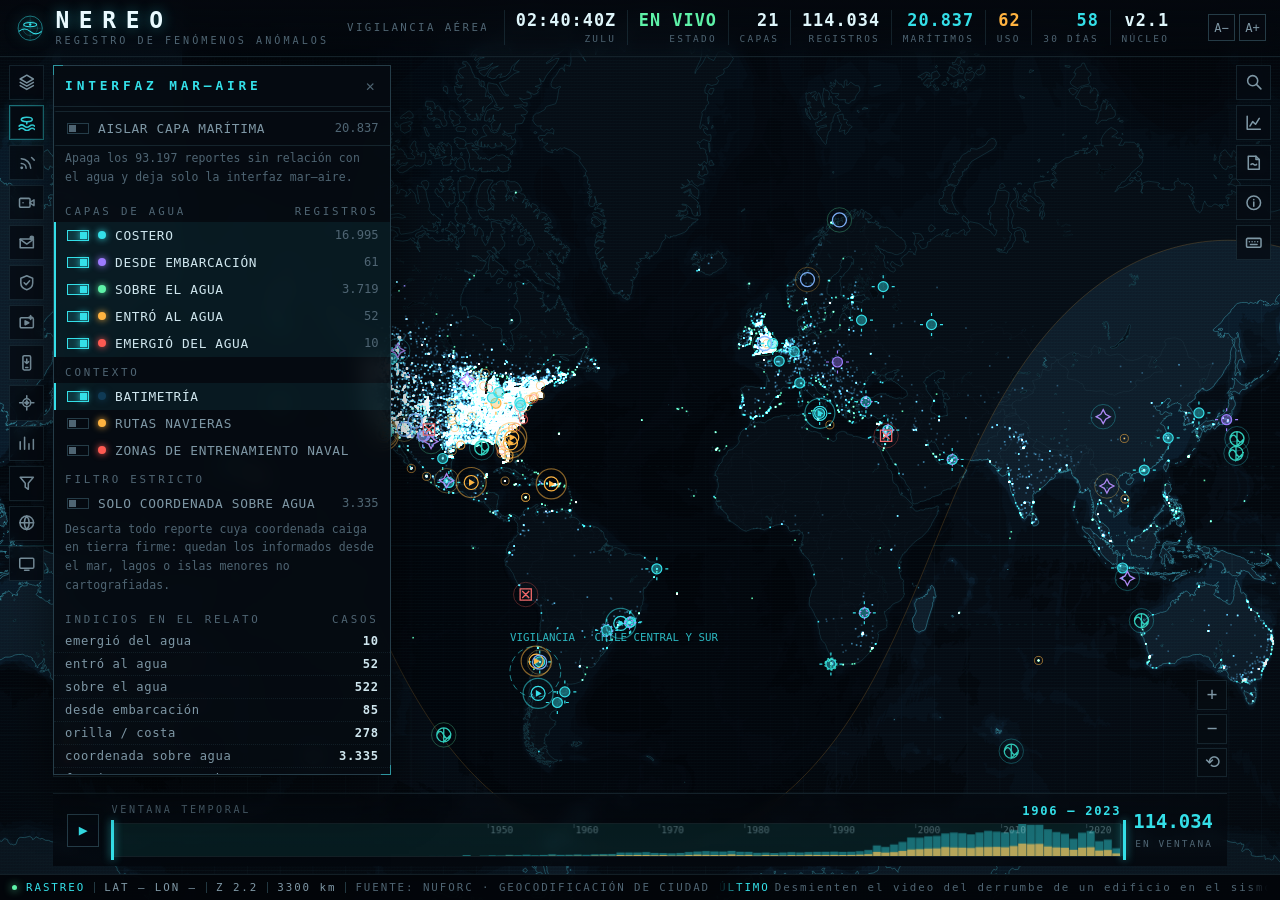
<file: index.html>
<!DOCTYPE html>
<html lang="es">
<head>
<meta charset="utf-8">
<meta name="viewport" content="width=device-width, initial-scale=1, viewport-fit=cover">
<link rel="manifest" href="manifest.webmanifest">
<meta name="theme-color" content="#04090f">
<link rel="apple-touch-icon" href="icons/apple-touch-icon.png">
<meta name="mobile-web-app-capable" content="yes">
<meta name="apple-mobile-web-app-capable" content="yes">
<meta name="apple-mobile-web-app-status-bar-style" content="black">
<meta name="apple-mobile-web-app-title" content="NEREO">
<title>NEREO — Registro de fenómenos anómalos aéreos y submarinos</title>
<meta name="description" content="Visor OSINT de 114.034 avistamientos no identificados geolocalizados, con capa marítima y de objetos submarinos no identificados (USO).">
<link rel="icon" href="data:image/svg+xml,%3Csvg xmlns='http://www.w3.org/2000/svg' viewBox='0 0 16 16'%3E%3Ccircle cx='8' cy='8' r='6' fill='none' stroke='%2334dfe8'/%3E%3Cellipse cx='8' cy='7' rx='4' ry='1.4' fill='none' stroke='%2334dfe8'/%3E%3C/svg%3E">
<link rel="stylesheet" href="css/app.css">
</head>
<body>
<div id="app">

  <canvas id="map"></canvas>
  <div class="fx-grain"></div>
  <div class="fx-scan" id="fxScan"></div>
  <div class="fx-vignette"></div>

  <!-- ───────────────── HUD SUPERIOR ───────────────── -->
  <header class="hud-top">
    <div class="brand">
      <svg class="brand-mark" viewBox="0 0 40 40" aria-hidden="true">
        <circle cx="20" cy="20" r="15" fill="none" stroke="currentColor" stroke-width="1.1" opacity=".55"/>
        <circle cx="20" cy="20" r="9" fill="none" stroke="currentColor" stroke-width=".8" opacity=".35"/>
        <path d="M5 20h30M20 5v30" stroke="currentColor" stroke-width=".6" opacity=".3"/>
        <path d="M6 24q7-6 14 0t14 0" fill="none" stroke="currentColor" stroke-width="1.4"/>
        <ellipse cx="20" cy="15.5" rx="8" ry="2.6" fill="none" stroke="currentColor" stroke-width="1.3"/>
        <circle cx="20" cy="15.5" r="1.5" fill="currentColor"/>
      </svg>
      <div class="brand-txt">
        <h1>NEREO</h1>
        <p>REGISTRO DE FENÓMENOS ANÓMALOS</p>
      </div>
    </div>

    <div class="tagline">
      <span>VIGILANCIA AÉREA</span><i></i><span>INTERFAZ MAR–AIRE</span><i></i>
      <span>OBJETOS SUMERGIDOS NO IDENTIFICADOS</span><i></i><span id="tagRango">1906 — 2023</span>
    </div>

    <div class="hud-metrics">
      <div class="met"><b id="mClock">--:--:--Z</b><span>ZULU</span></div>
      <div class="met"><b class="live" id="mState">EN VIVO</b><span>ESTADO</span></div>
      <div class="met"><b id="mLayers">0</b><span>CAPAS</span></div>
      <div class="met"><b id="mCount">0</b><span>REGISTROS</span></div>
      <div class="met accent"><b id="mMarine">0</b><span>MARÍTIMOS</span></div>
      <div class="met warn"><b id="mUso">0</b><span>USO</span></div>
      <div class="met accent"><b id="mUlt">0</b><span>30 DÍAS</span></div>
      <div class="met"><b id="mVer">v2.1</b><span>NÚCLEO</span></div>
    </div>
    <div class="tsize" title="Tamaño del texto (tecla A)"><button id="tMenos" aria-label="Achicar texto">A−</button><button id="tMas" aria-label="Agrandar texto">A+</button></div>
  </header>

  <!-- ───────────────── RAÍL IZQUIERDO: CAPAS ───────────────── -->
  <nav class="rail rail-left" id="railLeft" aria-label="Grupos de capas"></nav>

  <!-- ───────────────── PANEL LATERAL ───────────────── -->
  <section class="panel" id="panel" hidden>
    <header class="panel-head">
      <h2 id="panelTitle">CAPAS</h2>
      <button class="x" id="panelClose" aria-label="Cerrar panel">✕</button>
    </header>
    <div class="panel-body" id="panelBody"></div>
  </section>

  <!-- ───────────────── RAÍL DERECHO: HERRAMIENTAS ───────────────── -->
  <nav class="rail rail-right" id="railRight" aria-label="Herramientas"></nav>

  <!-- ───────────────── FICHA DE AVISTAMIENTO ───────────────── -->
  <aside class="dossier" id="dossier" hidden>
    <header>
      <span class="tag" id="dsTag">REGISTRO</span>
      <button class="x" id="dsClose" aria-label="Cerrar ficha">✕</button>
    </header>
    <div id="dsBody"></div>
  </aside>

  <!-- ───────────────── CONTROLES DE MAPA ───────────────── -->
  <div class="mapctl">
    <button id="btnZoomIn" title="Acercar">+</button>
    <button id="btnZoomOut" title="Alejar">−</button>
    <button id="btnReset" title="Restablecer vista (R)">⟲</button>
  </div>

  <div class="legend" id="legend"></div>

  <!-- ───────────────── LÍNEA DE TIEMPO ───────────────── -->
  <div class="timeline" id="timeline">
    <button class="play" id="btnPlay" title="Reproducir oleadas">▶</button>
    <div class="tl-wrap">
      <div class="tl-head">
        <span>VENTANA TEMPORAL</span>
        <b id="tlLabel">1906 — 2023</b>
      </div>
      <div class="tl-track" id="tlTrack">
        <canvas id="tlCanvas"></canvas>
        <div class="tl-sel" id="tlSel"></div>
        <div class="tl-knob" id="knobA" tabindex="0" role="slider" aria-label="Año inicial"></div>
        <div class="tl-knob" id="knobB" tabindex="0" role="slider" aria-label="Año final"></div>
      </div>
    </div>
    <div class="tl-count"><b id="tlCount">0</b><span>EN VENTANA</span></div>
  </div>

  <!-- ───────────────── BARRA INFERIOR ───────────────── -->
  <footer class="statusbar">
    <span class="dot-live"></span><b id="sbMode">RASTREO</b>
    <i></i><span id="sbCursor">LAT —  LON —</span>
    <i></i><span id="sbZoom">Z 0.0</span>
    <i></i><span id="sbScale">— km</span>
    <i></i><span class="muted">FUENTE: NUFORC · GEOCODIFICACIÓN DE CIUDAD</span>
    <div class="ticker" id="ticker"><div class="ticker-run" id="tickerRun"></div></div>
  </footer>

  <!-- ───────────────── ARRANQUE ───────────────── -->
  <div class="boot" id="boot">
    <div class="boot-inner">
      <div class="boot-mark">NEREO</div>
      <div class="boot-bar"><i id="bootBar"></i></div>
      <div class="boot-log" id="bootLog">INICIANDO NÚCLEO…</div>
    </div>
  </div>

  <div class="toast" id="toast"></div>
</div>
<script src="js/app.js"></script>
</body>
</html>
</file>
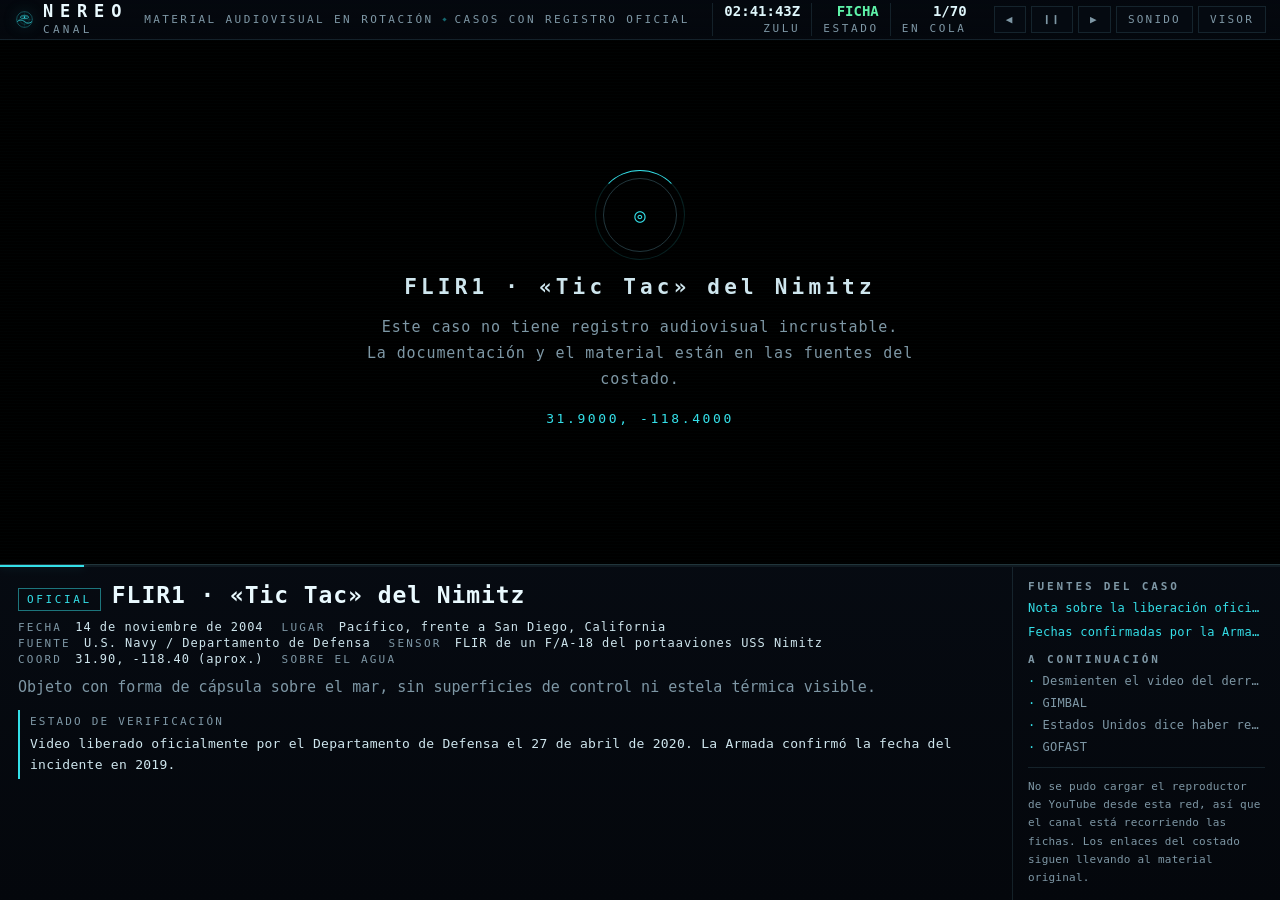
<file: canal.html>
<!DOCTYPE html>
<html lang="es">
<head>
<meta charset="utf-8">
<meta name="viewport" content="width=device-width, initial-scale=1">
<title>NEREO · Canal — material audiovisual en rotación</title>
<meta name="description" content="Canal continuo de NEREO: material audiovisual de fenómenos anómalos en rotación, con la ficha del caso y su estado de verificación debajo.">
<link rel="icon" href="data:image/svg+xml,%3Csvg xmlns='http://www.w3.org/2000/svg' viewBox='0 0 16 16'%3E%3Ccircle cx='8' cy='8' r='6' fill='none' stroke='%2334dfe8'/%3E%3Cellipse cx='8' cy='7' rx='4' ry='1.4' fill='none' stroke='%2334dfe8'/%3E%3C/svg%3E">
<link rel="stylesheet" href="css/app.css">
<style>
/* ═══════════════ NEREO · canal ═══════════════ */
html,body{overflow:hidden}
/* Página pensada para muro: se lee de lejos, así que la escala sube sobre la del visor. */
body{--k:1.15}
.wall{position:fixed;inset:0;display:grid;grid-template-rows:auto minmax(0,1fr);
  grid-template-columns:minmax(0,1fr);background:var(--abyss)}

/* ─── barra superior ─── */
.cbar{display:flex;align-items:center;gap:16px;padding:0 14px;height:40px;flex:none;
  background:linear-gradient(180deg,rgba(4,8,14,.96),rgba(4,8,14,.6));
  border-bottom:1px solid var(--line);z-index:5}
.cbar .b{display:flex;align-items:center;gap:8px;flex:none}
.cbar svg.mark{width:21px;height:21px;color:var(--cy);filter:drop-shadow(0 0 7px rgba(52,223,232,.5))}
.cbar h1{font-size:17px;letter-spacing:.4em;font-weight:600;color:#eafaff;line-height:1}
.cbar .sub{font-size:11px;letter-spacing:.3em;color:var(--txt-dim);margin-top:3px}
.cbar .mid{flex:1;min-width:0;display:flex;align-items:center;gap:9px;font-size:11px;
  letter-spacing:.22em;color:var(--txt-dim);white-space:nowrap;overflow:hidden}
.cbar .mid i{width:3px;height:3px;background:var(--cy-soft);transform:rotate(45deg);flex:none;opacity:.7}
.cmet{display:flex;flex:none}
.cmet div{display:flex;flex-direction:column;align-items:flex-end;padding:0 11px;border-left:1px solid var(--line);line-height:1.25}
.cmet b{font-size:14px;font-weight:600;color:#dff6fb;font-variant-numeric:tabular-nums}
.cmet span{font-size:11px;letter-spacing:.24em;color:var(--txt-dim);margin-top:2px}
.cmet b.live{color:var(--gr);animation:pulse 2.4s infinite}
.cbtns{display:flex;gap:5px;flex:none}
.cbtns button,.cbtns a{height:27px;padding:0 11px;display:grid;place-items:center;font-size:11px;letter-spacing:.2em;
  background:rgba(6,11,18,.78);border:1px solid var(--line);color:var(--txt-dim);transition:.14s;text-decoration:none}
.cbtns button:hover,.cbtns a:hover{color:var(--cy);border-color:var(--line-2);background:rgba(10,20,30,.95)}
.cbtns button.on{color:var(--cy);border-color:rgba(52,223,232,.5)}

/* ─── cuerpo: pantalla arriba, información abajo ─── */
.body{display:grid;grid-template-rows:minmax(0,1fr) auto;grid-template-columns:minmax(0,1fr);min-height:0}
.screen{position:relative;min-height:0;background:#000;overflow:hidden;
  display:grid;place-items:center;border-bottom:1px solid var(--line-2)}
.screen iframe{position:absolute;inset:0;width:100%;height:100%;border:0}
.screen .fx-scan{position:absolute;inset:0;pointer-events:none;opacity:.22;z-index:2;
  background:repeating-linear-gradient(to bottom,rgba(52,223,232,.05) 0 1px,transparent 1px 3px)}

/* placa para fichas sin registro incrustable */
.plate{position:relative;z-index:1;text-align:center;padding:26px;max-width:620px}
.plate .ring{width:74px;height:74px;margin:0 auto 20px;border:1px solid var(--line-2);border-radius:50%;
  display:grid;place-items:center;position:relative}
.plate .ring::before{content:"";position:absolute;inset:-9px;border:1px solid rgba(52,223,232,.14);border-radius:50%;
  border-top-color:var(--cy);animation:spin 3.4s linear infinite}
@keyframes spin{to{transform:rotate(360deg)}}
.plate .ring b{font-size:19px;color:var(--cy);font-weight:400}
.plate h2{font-size:21px;letter-spacing:.2em;color:var(--txt);margin-bottom:11px;line-height:1.45}
.plate p{font-size:15px;letter-spacing:.06em;color:var(--txt-dim);line-height:1.75}
.plate .coords{margin-top:18px;font-size:13px;letter-spacing:.2em;color:var(--cy)}

/* ─── ficha inferior ─── */
.info{display:grid;grid-template-columns:minmax(0,1fr) 268px;gap:0;
  background:linear-gradient(180deg,rgba(7,12,20,.7),rgba(4,7,12,.95));min-height:0}
.main{padding:14px 18px 16px;min-width:0;display:flex;flex-direction:column;gap:9px}
.row1{display:flex;align-items:baseline;gap:11px;flex-wrap:wrap}
.cls{font-size:11px;letter-spacing:.24em;padding:4px 8px;border:1px solid var(--line-2);color:var(--txt);flex:none}
.cls.oficial{color:var(--cy);border-color:rgba(52,223,232,.5)}
.cls.prensa{color:var(--am);border-color:rgba(255,179,64,.4)}
.cls.redes{color:var(--vi);border-color:rgba(157,123,255,.4)}
.cls.agua{color:var(--gr);border-color:rgba(94,242,168,.4)}
.main h3{font-size:23px;letter-spacing:.04em;color:#eafaff;line-height:1.3;font-weight:600;min-width:0}
.meta{display:flex;flex-wrap:wrap;gap:2px 18px;font-size:12px;letter-spacing:.08em;color:var(--txt)}
.meta span b{color:var(--txt-dim);font-weight:400;letter-spacing:.2em;font-size:11px;margin-right:5px}
.resumen{font-size:15px;line-height:1.7;color:var(--txt-dim);max-height:5.2em;overflow:hidden;
  display:-webkit-box;-webkit-line-clamp:3;-webkit-box-orient:vertical}
.estado{display:flex;gap:8px;align-items:flex-start;font-size:13px;line-height:1.6;letter-spacing:.02em;
  color:var(--txt);border-left:2px solid var(--cy);padding:3px 0 3px 10px}
.estado em{color:var(--txt-dim);font-style:normal;letter-spacing:.2em;font-size:11px;display:block;margin-bottom:4px}
.desc{display:flex;flex-wrap:wrap;gap:6px}
.desc a{font-size:11px;letter-spacing:.12em;padding:4px 8px;border:1px solid rgba(255,179,64,.45);
  color:var(--am);text-decoration:none;transition:.14s}
.desc a:hover{background:rgba(255,179,64,.1)}

/* ─── costado: cola y enlaces ─── */
.side{border-left:1px solid var(--line);padding:13px 15px;display:flex;flex-direction:column;gap:11px;min-width:0}
.side h4{font-size:11px;letter-spacing:.26em;color:var(--txt-dim);margin-bottom:6px}
.links{display:flex;flex-direction:column;gap:5px}
.links a{font-size:12px;letter-spacing:.02em;color:var(--cy);text-decoration:none;line-height:1.5;
  overflow:hidden;text-overflow:ellipsis;white-space:nowrap;border-bottom:1px solid transparent}
.links a:hover{border-bottom-color:var(--cy)}
.queue{display:flex;flex-direction:column;gap:4px}
.queue div{font-size:12px;letter-spacing:.02em;color:var(--txt-dim);line-height:1.5;
  display:flex;gap:7px;min-width:0}
.queue div s{text-decoration:none;color:var(--cy);flex:none}
.queue div span{min-width:0;overflow:hidden;text-overflow:ellipsis;white-space:nowrap}
.aviso{font-size:11px;line-height:1.65;letter-spacing:.02em;color:var(--txt-dim);
  border-top:1px solid var(--line);padding-top:10px;margin-top:auto}

/* ─── barra de avance ─── */
.prog{height:2px;background:rgba(120,190,210,.1);flex:none}
.prog i{display:block;height:100%;background:var(--cy);width:0;
  box-shadow:0 0 9px rgba(52,223,232,.6);transition:width .25s linear}

/* ─── arranque ─── */
.boot2{position:fixed;inset:0;background:var(--abyss);display:grid;place-items:center;z-index:50;
  transition:opacity .5s}
.boot2[hidden]{display:none}
.boot2 div{text-align:center}
.boot2 b{font-size:24px;letter-spacing:.5em;color:#eafaff;display:block;margin-bottom:14px}
.boot2 span{font-size:12px;letter-spacing:.3em;color:var(--txt-dim)}

@media (max-width:900px){
  .info{grid-template-columns:1fr}
  .side{border-left:0;border-top:1px solid var(--line)}
  .cbar .mid{display:none}
  .cmet div:nth-child(n+3){display:none}
}
</style>
</head>
<body>

<div class="wall">

  <header class="cbar">
    <div class="b">
      <svg class="mark" viewBox="0 0 40 40" aria-hidden="true">
        <circle cx="20" cy="20" r="15" fill="none" stroke="currentColor" stroke-width="1.1" opacity=".55"/>
        <circle cx="20" cy="20" r="9" fill="none" stroke="currentColor" stroke-width=".8" opacity=".35"/>
        <path d="M5 20h30M20 5v30" stroke="currentColor" stroke-width=".6" opacity=".3"/>
        <path d="M6 24q7-6 14 0t14 0" fill="none" stroke="currentColor" stroke-width="1.4"/>
        <ellipse cx="20" cy="15.5" rx="8" ry="2.6" fill="none" stroke="currentColor" stroke-width="1.3"/>
        <circle cx="20" cy="15.5" r="1.5" fill="currentColor"/>
      </svg>
      <div>
        <h1>NEREO</h1>
        <div class="sub">CANAL</div>
      </div>
    </div>

    <div class="mid">
      <span>MATERIAL AUDIOVISUAL EN ROTACIÓN</span><i></i>
      <span>CASOS CON REGISTRO OFICIAL Y FEED DE VIGILANCIA</span><i></i>
      <span id="cFuente">—</span>
    </div>

    <div class="cmet">
      <div><b id="cClock">--:--:--Z</b><span>ZULU</span></div>
      <div><b class="live" id="cEstado">EN AIRE</b><span>ESTADO</span></div>
      <div><b id="cPos">0/0</b><span>EN COLA</span></div>
    </div>

    <div class="cbtns">
      <button id="bPrev" title="Anterior">◀</button>
      <button id="bPause" title="Pausar la rotación">❙❙</button>
      <button id="bNext" title="Siguiente">▶</button>
      <button id="bSound" title="Activar sonido">SONIDO</button>
      <a href="index.html" title="Volver al visor">VISOR</a>
    </div>
  </header>

  <div class="body">
    <div class="screen" id="screen">
      <div class="fx-scan"></div>
    </div>

    <div class="prog"><i id="prog"></i></div>

    <section class="info">
      <div class="main">
        <div class="row1">
          <span class="cls" id="iCls">—</span>
          <h3 id="iTitulo">Cargando el canal…</h3>
        </div>
        <div class="meta" id="iMeta"></div>
        <div class="resumen" id="iResumen"></div>
        <div class="estado" id="iEstado" hidden><div><em>ESTADO DE VERIFICACIÓN</em><span id="iEstadoTxt"></span></div></div>
        <div class="desc" id="iDesc"></div>
      </div>

      <aside class="side">
        <div>
          <h4>FUENTES DEL CASO</h4>
          <div class="links" id="iLinks"></div>
        </div>
        <div>
          <h4>A CONTINUACIÓN</h4>
          <div class="queue" id="iQueue"></div>
        </div>
        <p class="aviso" id="iAviso">El video se reproduce desde su alojamiento original. NEREO no rehospeda material: si un registro se cae, el canal lo detecta y avanza.</p>
      </aside>
    </section>
  </div>
</div>

<div class="boot2" id="boot2"><div><b>NEREO</b><span id="bootTxt">ABRIENDO EL CANAL…</span></div></div>

<script>
/* ═══════════════ NEREO · canal ═══════════════
   Recorre en bucle los casos con material audiovisual y el feed de
   vigilancia, mostrando la ficha y el estado de verificación debajo.
   El video se incrusta desde su alojamiento original; no se rehospeda nada.
   ──────────────────────────────────────────── */
"use strict";

const S = {
  cfg:   {segundosFicha:14, playlist:null, videos:[]},
  cola:  [],
  i:     0,
  pausa: false,
  t0:    0,
  dur:   0,
  player:null,
  listo: false,
  sonido:false
};

const $ = id => document.getElementById(id);
const esc = s => String(s==null?"":s).replace(/[&<>"']/g, c => ({"&":"&amp;","<":"&lt;",">":"&gt;",'"':"&quot;","'":"&#39;"}[c]));

/* ─── reloj ─── */
function reloj(){
  const d = new Date();
  const p = n => String(n).padStart(2,"0");
  $("cClock").textContent = `${p(d.getUTCHours())}:${p(d.getUTCMinutes())}:${p(d.getUTCSeconds())}Z`;
}
setInterval(reloj, 1000); reloj();

/* ─── carga de datos ─── */
async function json(u){
  try{
    const r = await fetch(u, {cache:"no-store"});
    if(!r.ok) throw new Error(r.status);
    return await r.json();
  }catch(e){ console.warn("no se pudo leer", u, e); return null; }
}

async function cargar(){
  $("bootTxt").textContent = "LEYENDO CASOS Y FEED…";
  const [cfg, vids, rec] = await Promise.all([
    json("data/canal.json"), json("data/videos.json"), json("data/recientes.json")
  ]);

  if(cfg) Object.assign(S.cfg, cfg);
  const ytPorRef = new Map((S.cfg.videos||[]).map(v => [v.ref, v.yt]));

  /* casos con material oficial */
  const oficiales = ((vids && vids.casos) || []).map(c => ({
    tipo:"oficial",
    id: c.id,
    yt: ytPorRef.get(c.id) || null,
    titulo: c.titulo,
    fecha: c.fecha,
    lugar: c.lugar,
    lat: c.lat, lon: c.lon, aprox: c.aprox,
    organismo: c.organismo,
    sensor: c.sensor,
    agua: c.agua,
    resumen: c.muestra,
    estado: c.estado,
    enlaces: c.enlaces || [],
    clase: "oficial",
    descarte: []
  }));

  /* feed de vigilancia */
  const recientes = ((rec && rec.items) || []).map(it => ({
    tipo:"feed",
    id: it.id,
    yt: ytPorRef.get(it.id) || ytId(it.url),
    titulo: it.titulo,
    fecha: it.fechaEvento || (it.fechaPub||"").slice(0,10),
    lugar: it.lugar,
    lat: it.lat, lon: it.lon, aprox: false,
    organismo: it.fuente,
    sensor: null,
    agua: it.agua,
    resumen: it.resumen,
    estado: it.estado,
    enlaces: [[`Original · ${it.fuente||"fuente"}`, it.url], ...(it.enlaces||[])],
    clase: it.clase || "redes",
    descarte: it.descarte || []
  }));

  /* intercalado: un caso oficial, una entrada del feed */
  const cola = [];
  const n = Math.max(oficiales.length, recientes.length);
  for(let k=0;k<n;k++){
    if(oficiales[k]) cola.push(oficiales[k]);
    if(recientes[k]) cola.push(recientes[k]);
  }
  /* los que tienen video incrustable primero dentro de cada vuelta */
  S.cola = cola.filter(x => x.yt).concat(cola.filter(x => !x.yt));

  $("cFuente").textContent = `${oficiales.length} CASOS OFICIALES · ${recientes.length} DEL FEED`;
  return S.cola.length > 0;
}

/* extrae el id de YouTube de una URL, si la hay */
function ytId(u){
  if(!u) return null;
  const m = String(u).match(/(?:youtube\.com\/(?:watch\?(?:.*&)?v=|embed\/|shorts\/)|youtu\.be\/)([A-Za-z0-9_-]{11})/);
  return m ? m[1] : null;
}

/* ─── reproductor de YouTube ─── */
let apiLista = false, apiCola = [];
window.onYouTubeIframeAPIReady = function(){
  apiLista = true;
  apiCola.forEach(f => f()); apiCola = [];
};
(function(){
  const s = document.createElement("script");
  s.src = "https://www.youtube.com/iframe_api";
  s.onerror = sinApi;
  document.head.appendChild(s);
  /* si la API no llega (red bloqueada, sin conexión), el canal no se queda colgado:
     pasa a modo ficha y sigue rotando con la información de cada caso */
  setTimeout(() => { if(!apiLista) sinApi(); }, 8000);
})();

function sinApi(){
  if(S.sinApi) return;
  S.sinApi = true;
  apiCola = [];
  S.cola.forEach(x => { x.ytCaido = x.yt; x.yt = null; });
  $("cEstado").textContent = "SIN REPRODUCTOR";
  $("iAviso").textContent = "No se pudo cargar el reproductor de YouTube desde esta red, "
    + "así que el canal está recorriendo las fichas. Los enlaces del costado siguen llevando al material original.";
  mostrar();
}

function conApi(f){
  if(S.sinApi) return;
  apiLista ? f() : apiCola.push(f);
}

function crearPlayer(vars, onEnd, onErr){
  const host = document.createElement("div");
  host.id = "ytHost";
  $("screen").insertBefore(host, $("screen").firstChild);

  S.player = new YT.Player("ytHost", {
    playerVars: Object.assign({
      autoplay:1, mute:1, controls:1, rel:0, modestbranding:1,
      playsinline:1, iv_load_policy:3, origin: location.origin
    }, vars),
    events:{
      onReady: e => { e.target.mute(); e.target.playVideo(); },
      onStateChange: e => { if(e.data === YT.PlayerState.ENDED) onEnd(); },
      onError: () => onErr()
    }
  });
}

/* ─── pintado de la ficha ─── */
function pintar(it){
  $("iCls").textContent = (it.clase||"").toUpperCase() || "REGISTRO";
  $("iCls").className = "cls " + (it.clase||"");
  $("iTitulo").textContent = it.titulo || "Sin título";

  const meta = [];
  if(it.fecha)      meta.push(`<span><b>FECHA</b> ${esc(it.fecha)}</span>`);
  if(it.lugar)      meta.push(`<span><b>LUGAR</b> ${esc(it.lugar)}</span>`);
  if(it.organismo)  meta.push(`<span><b>FUENTE</b> ${esc(it.organismo)}</span>`);
  if(it.sensor)     meta.push(`<span><b>SENSOR</b> ${esc(it.sensor)}</span>`);
  if(it.lat!=null && it.lon!=null)
    meta.push(`<span><b>COORD</b> ${it.lat.toFixed(2)}, ${it.lon.toFixed(2)}${it.aprox?" (aprox.)":""}</span>`);
  if(it.agua)       meta.push(`<span style="color:var(--gr)"><b>SOBRE EL AGUA</b></span>`);
  $("iMeta").innerHTML = meta.join("");

  $("iResumen").textContent = it.resumen || "";

  if(it.estado){
    $("iEstado").hidden = false;
    $("iEstadoTxt").textContent = it.estado;
  } else $("iEstado").hidden = true;

  /* coincidencias de descarte registradas por la vigilancia */
  $("iDesc").innerHTML = (it.descarte||[]).map(d =>
    `<a href="${esc(d.fuente)}" target="_blank" rel="noopener noreferrer"
        title="${esc(d.detalle||"")}">DESCARTE · ${esc((d.tipo||"").toUpperCase())}</a>`
  ).join("");

  $("iLinks").innerHTML = (it.enlaces||[]).slice(0,6).map(([t,u]) =>
    `<a href="${esc(u)}" target="_blank" rel="noopener noreferrer" title="${esc(t)}">${esc(t)}</a>`
  ).join("") || `<span style="font-size:12px;color:var(--txt-dim)">Sin enlaces.</span>`;

  const q = [];
  for(let k=1;k<=4;k++){
    const x = S.cola[(S.i+k) % S.cola.length];
    if(x) q.push(`<div><s>${x.yt?"▶":"·"}</s><span>${esc(x.titulo)}</span></div>`);
  }
  $("iQueue").innerHTML = q.join("");
  $("cPos").textContent = `${S.i+1}/${S.cola.length}`;
}

/* ─── placa para fichas sin video incrustable ─── */
function placa(it){
  const d = document.createElement("div");
  d.className = "plate";
  const coord = (it.lat!=null && it.lon!=null)
    ? `${it.lat.toFixed(4)}, ${it.lon.toFixed(4)}` : "SIN COORDENADA DECLARADA";
  d.innerHTML = `
    <div class="ring"><b>◎</b></div>
    <h2>${esc(it.titulo||"")}</h2>
    <p>Este caso no tiene registro audiovisual incrustable.<br>
       La documentación y el material están en las fuentes del costado.</p>
    <div class="coords">${esc(coord)}</div>`;
  return d;
}

/* ─── rotación ─── */
function limpiar(){
  if(S.player && S.player.destroy){ try{ S.player.destroy(); }catch(e){} }
  S.player = null;
  [...$("screen").children].forEach(c => { if(!c.classList.contains("fx-scan")) c.remove(); });
}

function mostrar(){
  const it = S.cola[S.i];
  if(!it) return;
  limpiar();
  pintar(it);

  if(it.yt){
    S.dur = 0;                               /* lo marca el final del video */
    $("cEstado").textContent = "EN AIRE";
    conApi(() => crearPlayer({videoId: it.yt}, siguiente, caido));
    /* red de seguridad: si el video no arranca, avanzar */
    S.t0 = Date.now(); S.dur = 0;
    clearTimeout(S._guard);
    S._guard = setTimeout(() => {
      if(S.player && S.player.getPlayerState && S.player.getPlayerState() === -1) caido();
    }, 9000);
  } else {
    $("cEstado").textContent = "FICHA";
    $("screen").insertBefore(placa(it), $("screen").firstChild);
    S.t0 = Date.now();
    S.dur = (S.cfg.segundosFicha || 14) * 1000;
  }
}

function caido(){
  $("cEstado").textContent = "NO DISPONIBLE";
  const it = S.cola[S.i];
  if(it) it.yt = null;                        /* no reintentar en la próxima vuelta */
  clearTimeout(S._guard);
  setTimeout(siguiente, 1200);
}

function siguiente(){ S.i = (S.i + 1) % S.cola.length; mostrar(); }
function anterior(){ S.i = (S.i - 1 + S.cola.length) % S.cola.length; mostrar(); }

/* avance de la barra para las fichas con temporizador */
setInterval(() => {
  if(S.pausa || !S.dur){ if(!S.dur) $("prog").style.width = "0"; return; }
  const p = Math.min(1, (Date.now() - S.t0) / S.dur);
  $("prog").style.width = (p*100).toFixed(1) + "%";
  if(p >= 1) siguiente();
}, 250);

/* ─── controles ─── */
$("bNext").onclick = siguiente;
$("bPrev").onclick = anterior;
$("bPause").onclick = () => {
  S.pausa = !S.pausa;
  $("bPause").classList.toggle("on", S.pausa);
  $("bPause").textContent = S.pausa ? "▶" : "❙❙";
  $("cEstado").textContent = S.pausa ? "EN PAUSA"
    : (S.sinApi ? "SIN REPRODUCTOR" : (S.cola[S.i] && S.cola[S.i].yt ? "EN AIRE" : "FICHA"));
  if(S.player){ try{ S.pausa ? S.player.pauseVideo() : S.player.playVideo(); }catch(e){} }
  if(!S.pausa) S.t0 = Date.now();
};
$("bSound").onclick = () => {
  S.sonido = !S.sonido;
  $("bSound").classList.toggle("on", S.sonido);
  if(S.player){ try{ S.sonido ? S.player.unMute() : S.player.mute(); }catch(e){} }
};
addEventListener("keydown", e => {
  if(e.key === "ArrowRight") siguiente();
  else if(e.key === "ArrowLeft") anterior();
  else if(e.key === " "){ e.preventDefault(); $("bPause").click(); }
  else if(e.key.toLowerCase() === "s") $("bSound").click();
});

/* ─── arranque ─── */
(async function(){
  const hay = await cargar();
  if(!hay){
    $("bootTxt").textContent = "NO HAY MATERIAL QUE MOSTRAR";
    return;
  }

  /* modo lista de reproducción: el canal recorre la lista indicada en canal.json */
  if(S.cfg.playlist){
    $("boot2").hidden = true;
    pintar(S.cola[0]);
    $("iAviso").textContent = "El canal recorre la lista de reproducción declarada en data/canal.json. "
      + "El material se reproduce desde su alojamiento original; NEREO no rehospeda nada.";
    conApi(() => crearPlayer(
      {listType:"playlist", list:S.cfg.playlist, loop:1},
      () => {}, () => { $("cEstado").textContent = "LISTA NO DISPONIBLE"; }
    ));
    /* la ficha de contexto sigue rotando junto a la lista */
    setInterval(() => { if(!S.pausa){ S.i = (S.i+1) % S.cola.length; pintar(S.cola[S.i]); } },
                (S.cfg.segundosFicha||14) * 1000);
    return;
  }

  $("boot2").hidden = true;
  mostrar();
})();
</script>
</body>
</html>
</file>
<file: css/app.css>
/* ═══════════════ NEREO · sistema visual ═══════════════ */
:root{
  --abyss:#04070c; --abyss-2:#070c14; --ink:#0b1320;
  --line:rgba(120,190,210,.14); --line-2:rgba(120,190,210,.28);
  --txt:#cfe6ee; --txt-dim:#7e97a5; --txt-faint:#4f6573;
  --cy:#34dfe8; --cy-soft:#1d8f98;
  --am:#ffb340; --rd:#ff5a52; --vi:#9d7bff; --gr:#5ef2a8;
  --panel:rgba(6,11,18,.92);
  --mono:ui-monospace,"SF Mono","JetBrains Mono","Roboto Mono",Menlo,Consolas,monospace;
  --k:1.35;
  --h:calc(26px * var(--k));
  --hud:calc(42px * var(--k));
  --top:calc(var(--hud) + 8px);
  --side:calc(var(--h) + 18px);
  --sb:calc(19px * var(--k));
  --tl:calc(54px * var(--k));
  --gap:calc(var(--sb) + var(--tl) + 16px);
  --pw:calc(250px * var(--k));
  --dw:calc(236px * var(--k));
  --ww:calc(318px * var(--k));
}
*{box-sizing:border-box;margin:0;padding:0}
[hidden]{display:none!important}
html,body{height:100%;overflow:hidden;background:var(--abyss)}
body{font-family:var(--mono);color:var(--txt);font-size:calc(12px * var(--k));-webkit-font-smoothing:antialiased}
button{font:inherit;color:inherit;background:none;border:none;cursor:pointer}
#app{position:fixed;inset:0}
#map{position:absolute;inset:0;width:100%;height:100%;display:block;cursor:crosshair}
#map.drag{cursor:grabbing}

/* ─── efectos de pantalla ─── */
.fx-vignette,.fx-grain,.fx-scan{position:absolute;inset:0;pointer-events:none}
.fx-vignette{background:radial-gradient(130% 95% at 50% 45%,transparent 42%,rgba(0,0,0,.72) 100%)}
.fx-grain{opacity:.045;background-image:repeating-conic-gradient(#fff 0% 25%,transparent 0% 50%);background-size:3px 3px;mix-blend-mode:overlay}
.fx-scan{opacity:.5;background:repeating-linear-gradient(to bottom,rgba(52,223,232,.045) 0 1px,transparent 1px 3px)}
.fx-scan[hidden]{display:none}

/* ─── HUD superior ─── */
.hud-top{position:absolute;top:0;left:0;right:0;height:var(--hud);display:flex;align-items:center;gap:18px;
  padding:0 14px;background:linear-gradient(180deg,rgba(4,8,14,.95),rgba(4,8,14,.55) 70%,transparent);
  border-bottom:1px solid var(--line);backdrop-filter:blur(6px);z-index:30}
.brand{display:flex;align-items:center;gap:9px;flex:none}
.brand-mark{width:calc(24px * var(--k));height:calc(24px * var(--k));color:var(--cy);filter:drop-shadow(0 0 7px rgba(52,223,232,.5))}
.brand-txt h1{font-size:calc(17px * var(--k));letter-spacing:.42em;font-weight:600;line-height:1;color:#eafaff;text-shadow:0 0 14px rgba(52,223,232,.45)}
.brand-txt p{font-size:calc(7.5px * var(--k));letter-spacing:.3em;color:var(--txt-faint);margin-top:3px}
.tagline{display:flex;align-items:center;gap:9px;font-size:calc(8px * var(--k));letter-spacing:.22em;color:var(--txt-faint);
  flex:1;min-width:0;overflow:hidden;white-space:nowrap}
.tagline i{width:3px;height:3px;background:var(--cy-soft);transform:rotate(45deg);flex:none;opacity:.7}
.hud-metrics{display:flex;align-items:center;gap:0;flex:none}
.met{display:flex;flex-direction:column;align-items:flex-end;padding:0 11px;border-left:1px solid var(--line);line-height:1.25}
.met b{font-size:calc(12.5px * var(--k));font-weight:600;letter-spacing:.06em;color:#dff6fb;font-variant-numeric:tabular-nums}
.met span{font-size:calc(7px * var(--k));letter-spacing:.24em;color:var(--txt-faint);margin-top:2px}
.met.accent b{color:var(--cy)} .met.warn b{color:var(--am)}
.met b.live{color:var(--gr);animation:pulse 2.4s infinite}
@keyframes pulse{0%,100%{opacity:1}50%{opacity:.42}}

/* ─── raíles ─── */
.rail{position:absolute;top:var(--top);display:flex;flex-direction:column;gap:5px;z-index:28}
.rail-left{left:9px} .rail-right{right:9px}
.rail button{width:var(--h);height:var(--h);display:grid;place-items:center;position:relative;
  background:rgba(6,11,18,.78);border:1px solid var(--line);color:var(--txt-dim);
  transition:.14s;backdrop-filter:blur(4px)}
.rail button:hover{color:var(--cy);border-color:var(--line-2);background:rgba(10,20,30,.95)}
.rail button.on{color:var(--cy);border-color:rgba(52,223,232,.5);box-shadow:0 0 0 1px rgba(52,223,232,.12) inset,0 0 12px rgba(52,223,232,.14)}
.rail button svg{width:15px;height:15px;stroke:currentColor;fill:none;stroke-width:1.4;stroke-linecap:round;stroke-linejoin:round}
.rail .badge[hidden]{display:none}
.rail .badge{position:absolute;top:-4px;right:-4px;min-width:13px;height:13px;padding:0 3px;border-radius:7px;
  background:var(--cy);color:#02141a;font-size:calc(8px * var(--k));font-weight:700;display:grid;place-items:center}
.rail button[data-tip]:hover::after{content:attr(data-tip);position:absolute;white-space:nowrap;
  background:rgba(4,9,14,.96);border:1px solid var(--line-2);padding:4px 7px;font-size:calc(8px * var(--k));letter-spacing:.16em;
  color:var(--txt);z-index:40;pointer-events:none}
.rail-left button[data-tip]:hover::after{left:calc(100% + 7px)}
.rail-right button[data-tip]:hover::after{right:calc(100% + 7px)}

/* ─── panel ─── */
.panel{position:absolute;top:var(--top);left:var(--side);width:var(--pw);max-height:calc(100vh - var(--top) - var(--gap) - 10px);
  background:var(--panel);border:1px solid var(--line-2);backdrop-filter:blur(10px);
  display:flex;flex-direction:column;z-index:29;box-shadow:0 18px 50px rgba(0,0,0,.6)}
.panel::before,.panel::after{content:"";position:absolute;width:9px;height:9px;border:1px solid var(--cy);opacity:.55}
.panel::before{top:-1px;left:-1px;border-right:0;border-bottom:0}
.panel::after{bottom:-1px;right:-1px;border-left:0;border-top:0}
.panel-head{display:flex;align-items:center;justify-content:space-between;padding:9px 11px;border-bottom:1px solid var(--line)}
.panel-head h2{font-size:calc(9.5px * var(--k));letter-spacing:.3em;color:var(--cy);font-weight:600}
.x{color:var(--txt-faint);font-size:calc(11px * var(--k));padding:2px 4px}.x:hover{color:var(--rd)}
.panel-body{overflow-y:auto;padding:4px 0 10px}
.panel-body::-webkit-scrollbar{width:6px}.panel-body::-webkit-scrollbar-thumb{background:var(--line-2)}

.grp{padding:9px 11px 4px;font-size:calc(8px * var(--k));letter-spacing:.26em;color:var(--txt-faint);display:flex;justify-content:space-between}
.row{display:flex;align-items:center;gap:9px;padding:6px 11px;cursor:pointer;transition:.12s;border-left:2px solid transparent}
.row:hover{background:rgba(52,223,232,.05)}
.row.on{border-left-color:var(--cy);background:rgba(52,223,232,.07)}
.sw{width:22px;height:11px;border:1px solid var(--line-2);position:relative;flex:none;transition:.16s}
.sw i{position:absolute;top:1px;left:1px;width:7px;height:7px;background:var(--txt-faint);transition:.16s}
.row.on .sw{border-color:var(--cy);background:rgba(52,223,232,.14)}
.row.on .sw i{left:12px;background:var(--cy);box-shadow:0 0 7px var(--cy)}
.row .nm{flex:1;font-size:calc(9.5px * var(--k));letter-spacing:.11em;color:var(--txt-dim)}
.row.on .nm{color:var(--txt)}
.row .ct{font-size:calc(9px * var(--k));color:var(--txt-faint);font-variant-numeric:tabular-nums}
.row .chip{width:8px;height:8px;flex:none;border-radius:50%}
.hint{padding:3px 11px 9px;font-size:calc(8.5px * var(--k));line-height:1.6;color:var(--txt-faint);letter-spacing:.04em}

.chips{display:flex;flex-wrap:wrap;gap:4px;padding:6px 11px 10px}
.chips button{font-size:calc(8.5px * var(--k));letter-spacing:.1em;padding:3px 7px;border:1px solid var(--line);color:var(--txt-faint);transition:.12s}
.chips button:hover{border-color:var(--line-2);color:var(--txt-dim)}
.chips button.on{border-color:var(--cy);color:var(--cy);background:rgba(52,223,232,.1)}

.fld{padding:7px 11px}
.fld label{display:flex;justify-content:space-between;font-size:calc(8px * var(--k));letter-spacing:.2em;color:var(--txt-faint);margin-bottom:6px}
.fld label b{color:var(--cy);font-variant-numeric:tabular-nums}
input[type=range]{width:100%;height:3px;-webkit-appearance:none;background:var(--line-2);outline:none}
input[type=range]::-webkit-slider-thumb{-webkit-appearance:none;width:10px;height:14px;background:var(--cy);cursor:pointer;box-shadow:0 0 8px rgba(52,223,232,.6)}
input[type=range]::-moz-range-thumb{width:10px;height:14px;border:0;background:var(--cy);cursor:pointer}
input[type=search],input[type=text]{width:100%;background:rgba(0,0,0,.4);border:1px solid var(--line-2);
  color:var(--txt);padding:7px 9px;font:inherit;font-size:calc(10px * var(--k));letter-spacing:.08em;outline:none}
input[type=search]:focus{border-color:var(--cy)}

.res{max-height:300px;overflow:auto}
.res button{display:block;width:100%;text-align:left;padding:6px 11px;font-size:calc(9.5px * var(--k));color:var(--txt-dim);border-left:2px solid transparent}
.res button:hover{background:rgba(52,223,232,.07);color:var(--txt);border-left-color:var(--cy)}
.res button i{display:block;font-size:calc(8px * var(--k));color:var(--txt-faint);font-style:normal;margin-top:2px}

/* ─── estadísticas ─── */
.stat{padding:9px 11px;border-top:1px solid var(--line)}
.stat h3{font-size:calc(8px * var(--k));letter-spacing:.26em;color:var(--txt-faint);margin-bottom:8px}
.bars{display:flex;align-items:flex-end;gap:2px;height:54px}
.bars div{flex:1;background:linear-gradient(180deg,var(--cy),rgba(52,223,232,.14));min-height:1px;position:relative}
.bars div.hot{background:linear-gradient(180deg,var(--am),rgba(255,179,64,.14))}
.axis{display:flex;justify-content:space-between;font-size:calc(7.5px * var(--k));color:var(--txt-faint);margin-top:4px}
.kv{display:flex;justify-content:space-between;padding:3px 0;font-size:calc(9px * var(--k));color:var(--txt-dim);border-bottom:1px dotted rgba(120,190,210,.1)}
.kv b{color:var(--txt);font-variant-numeric:tabular-nums}
.kv.big b{color:var(--cy);font-size:calc(11px * var(--k))}

/* ─── ficha ─── */
.dossier{position:absolute;right:var(--side);top:var(--top);width:var(--dw);max-height:calc(100vh - var(--top) - var(--gap) - 10px);overflow-y:auto;background:var(--panel);border:1px solid var(--line-2);
  backdrop-filter:blur(10px);z-index:29;box-shadow:0 18px 50px rgba(0,0,0,.6)}
.dossier header{display:flex;justify-content:space-between;align-items:center;padding:8px 11px;border-bottom:1px solid var(--line)}
.tag{font-size:calc(8px * var(--k));letter-spacing:.26em;color:var(--am)}
.ds-title{padding:11px;border-bottom:1px solid var(--line)}
.ds-title h3{font-size:calc(13px * var(--k));letter-spacing:.1em;color:#eafaff;font-weight:600;line-height:1.3}
.ds-title p{font-size:calc(8.5px * var(--k));letter-spacing:.2em;color:var(--txt-faint);margin-top:5px}
.ds-grid{display:grid;grid-template-columns:1fr 1fr}
.ds-cell{padding:8px 11px;border-bottom:1px solid var(--line);border-right:1px solid var(--line)}
.ds-cell span{display:block;font-size:calc(7.5px * var(--k));letter-spacing:.22em;color:var(--txt-faint)}
.ds-cell b{display:block;font-size:calc(11px * var(--k));color:var(--txt);margin-top:3px;font-weight:500;font-variant-numeric:tabular-nums}
.ds-flags{padding:9px 11px;display:flex;flex-wrap:wrap;gap:4px}
.ds-flags em{font-style:normal;font-size:calc(8px * var(--k));letter-spacing:.14em;padding:3px 6px;border:1px solid rgba(255,179,64,.4);color:var(--am)}
.ds-foot{padding:9px 11px;border-top:1px solid var(--line);font-size:calc(8px * var(--k));color:var(--txt-faint);line-height:1.6}
.ds-foot a{color:var(--cy-soft)}

/* ─── controles de mapa ─── */
.mapctl{position:absolute;right:var(--side);bottom:calc(var(--gap) + 8px);display:flex;flex-direction:column;gap:4px;z-index:26}
.mapctl button{width:calc(22px * var(--k));height:calc(22px * var(--k));background:rgba(6,11,18,.82);border:1px solid var(--line);color:var(--txt-dim);font-size:calc(13px * var(--k));line-height:1}
.mapctl button:hover{color:var(--cy);border-color:var(--line-2)}

/* ─── leyenda ─── */
.legend{position:absolute;left:var(--side);bottom:calc(var(--gap) + 8px);background:rgba(6,11,18,.82);border:1px solid var(--line);
  padding:8px 10px;z-index:26;backdrop-filter:blur(5px)}
.legend h4{font-size:calc(7.5px * var(--k));letter-spacing:.26em;color:var(--txt-faint);margin-bottom:6px}
.legend div{display:flex;align-items:center;gap:7px;padding:2px 0;font-size:calc(8.5px * var(--k));letter-spacing:.08em;color:var(--txt-dim)}
.legend i{width:7px;height:7px;border-radius:50%;flex:none}
.legend b{margin-left:auto;color:var(--txt-faint);font-variant-numeric:tabular-nums;font-weight:400}

/* ─── línea de tiempo ─── */
.timeline{position:absolute;left:var(--side);right:var(--side);bottom:calc(var(--sb) + 8px);height:var(--tl);display:flex;align-items:center;gap:12px;
  background:linear-gradient(180deg,rgba(4,8,14,.3),rgba(4,8,14,.9));border-top:1px solid var(--line);
  padding:0 14px;z-index:27;backdrop-filter:blur(5px)}
.play{width:calc(24px * var(--k));height:calc(24px * var(--k));border:1px solid var(--line-2);color:var(--cy);flex:none;font-size:calc(11px * var(--k));background:rgba(6,11,18,.8)}
.play:hover{box-shadow:0 0 14px rgba(52,223,232,.25)}
.tl-wrap{flex:1;min-width:0}
.tl-head{display:flex;justify-content:space-between;font-size:calc(7.5px * var(--k));letter-spacing:.26em;color:var(--txt-faint);margin-bottom:5px}
.tl-head b{color:var(--cy);letter-spacing:.14em;font-size:calc(9px * var(--k))}
.tl-track{position:relative;height:calc(25px * var(--k));border:1px solid var(--line);background:rgba(0,0,0,.35)}
#tlCanvas{position:absolute;inset:0;width:100%;height:100%}
.tl-sel{position:absolute;top:0;bottom:0;background:rgba(52,223,232,.1);border-left:1px solid var(--cy);border-right:1px solid var(--cy);pointer-events:none}
.tl-knob{position:absolute;top:-4px;width:9px;height:calc(100% + 8px);cursor:ew-resize;background:transparent}
.tl-knob::after{content:"";position:absolute;left:3px;top:0;width:3px;height:100%;background:var(--cy);box-shadow:0 0 9px rgba(52,223,232,.7)}
.tl-count{text-align:right;flex:none}
.tl-count b{display:block;font-size:calc(14px * var(--k));color:var(--cy);font-variant-numeric:tabular-nums}
.tl-count span{font-size:calc(7px * var(--k));letter-spacing:.22em;color:var(--txt-faint)}

/* ─── barra inferior ─── */
.statusbar{position:absolute;left:0;right:0;bottom:0;height:var(--sb);display:flex;align-items:center;gap:9px;
  padding:0 12px;background:rgba(3,6,10,.96);border-top:1px solid var(--line);font-size:calc(8px * var(--k));
  letter-spacing:.18em;color:var(--txt-dim);z-index:31}
.statusbar i{width:1px;height:11px;background:var(--line-2);flex:none}
.statusbar b{color:var(--cy);font-weight:500}
.statusbar .muted{color:var(--txt-faint)}
.dot-live{width:5px;height:5px;border-radius:50%;background:var(--gr);box-shadow:0 0 8px var(--gr);animation:pulse 2s infinite;flex:none}
.ticker{flex:1;min-width:0;overflow:hidden;mask-image:linear-gradient(90deg,transparent,#000 4%,#000 96%,transparent)}
.ticker-run{display:inline-flex;gap:26px;white-space:nowrap;animation:run 150s linear infinite}
.ticker-run span{color:var(--txt-faint)}
.ticker-run span b{color:var(--am);font-weight:500;margin-right:5px}
.ticker-run span em{font-style:normal;color:var(--cy-soft);margin-left:5px}
@keyframes run{from{transform:translateX(0)}to{transform:translateX(-50%)}}

/* ─── arranque ─── */
.boot{position:absolute;inset:0;background:var(--abyss);display:grid;place-items:center;z-index:60;transition:opacity .5s}
.boot.off{opacity:0;pointer-events:none}
.boot-inner{text-align:center;width:270px}
.boot-mark{font-size:calc(24px * var(--k));letter-spacing:.6em;color:var(--cy);text-shadow:0 0 22px rgba(52,223,232,.55);margin-bottom:18px}
.boot-bar{height:2px;background:rgba(52,223,232,.14)}
.boot-bar i{display:block;height:100%;width:0;background:var(--cy);box-shadow:0 0 11px var(--cy);transition:width .3s}
.boot-log{margin-top:11px;font-size:calc(8px * var(--k));letter-spacing:.2em;color:var(--txt-faint);min-height:12px}

/* ─── aviso ─── */
.toast{position:absolute;left:50%;top:calc(var(--top) + 10px);transform:translateX(-50%) translateY(-12px);background:rgba(6,11,18,.96);
  border:1px solid var(--line-2);padding:8px 14px;font-size:calc(9px * var(--k));letter-spacing:.16em;color:var(--txt);
  z-index:50;opacity:0;pointer-events:none;transition:.25s}
.toast.on{opacity:1;transform:translateX(-50%) translateY(0)}

@media (max-width:860px){
  .tagline,.met:nth-child(n+5){display:none}
  .panel,.dossier,.panel.wide{width:calc(100vw - 2 * var(--side))}
  .legend{display:none}
  .timeline{left:44px;right:44px}
}

/* ─── envíos ciudadanos ─── */
.panel.wide{width:var(--ww)}
.envstat{margin:9px 11px;padding:6px 8px;border:1px solid var(--line);font-size:calc(8px * var(--k));letter-spacing:.18em;color:var(--txt-faint)}
.envstat.ok{border-color:rgba(94,242,168,.45);color:var(--gr)}
.envstat.bad{border-color:rgba(255,179,64,.45);color:var(--am)}
.frm{padding:4px 11px 12px}
.frm label{display:block;font-size:calc(7.5px * var(--k));letter-spacing:.2em;color:var(--txt-faint);margin:8px 0 0}
.frm input[type=text],.frm input[type=date],.frm input[type=time],.frm select,.frm textarea{
  width:100%;margin-top:4px;background:rgba(0,0,0,.42);border:1px solid var(--line-2);color:var(--txt);
  padding:6px 8px;font:inherit;font-size:calc(10px * var(--k));letter-spacing:.04em;outline:none;border-radius:0}
.frm textarea{resize:vertical;line-height:1.5}
.frm input:focus,.frm select:focus,.frm textarea:focus{border-color:var(--cy)}
.frm select{appearance:none;cursor:pointer}
.frm option{background:#06111a}
.frow{display:flex;gap:8px}.frow label{flex:1}
.chk{display:flex!important;gap:8px;align-items:flex-start;margin-top:12px!important;cursor:pointer}
.chk input{margin-top:2px;accent-color:#34dfe8;flex:none}
.chk span{font-size:calc(8.5px * var(--k));line-height:1.6;letter-spacing:.02em;color:var(--txt-dim);text-transform:none}
.mini{font-size:calc(8px * var(--k));letter-spacing:.18em;padding:4px 8px;border:1px solid var(--line-2);color:var(--txt-dim);transition:.12s}
.mini:hover{border-color:var(--cy);color:var(--cy)}
.mini.warn:hover{border-color:var(--rd);color:var(--rd)}
.mini.wide{display:block;width:100%;margin-top:8px}
.send{display:block;width:100%;margin-top:14px;padding:9px;border:1px solid var(--cy);color:var(--cy);
  font-size:calc(9px * var(--k));letter-spacing:.26em;background:rgba(52,223,232,.08);transition:.14s}
.send:hover{background:rgba(52,223,232,.18);box-shadow:0 0 16px rgba(52,223,232,.2)}
.fnote{font-size:calc(8px * var(--k));letter-spacing:.06em;color:var(--txt-faint);margin-top:6px;line-height:1.5}
.fnote.ok{color:var(--gr)}.fnote.bad{color:var(--am)}
.tpl{margin:8px 11px;border:1px solid var(--line)}
.tplhead{display:flex;justify-content:space-between;align-items:center;padding:5px 7px;border-bottom:1px solid var(--line);
  font-size:calc(7.5px * var(--k));letter-spacing:.24em;color:var(--txt-faint)}
.tpl pre{padding:8px;margin:0;font:inherit;font-size:calc(8.5px * var(--k));line-height:1.65;color:var(--txt-dim);
  white-space:pre-wrap;max-height:184px;overflow:auto}
.embed{position:relative;width:100%;aspect-ratio:16/9;background:#02070c;border-bottom:1px solid var(--line)}
.embed iframe{position:absolute;inset:0;width:100%;height:100%;border:0}
.embed.noemb{display:grid;place-items:center;aspect-ratio:16/5}
.embed.noemb span{font-size:calc(8px * var(--k));letter-spacing:.16em;color:var(--txt-faint);text-align:center;padding:0 14px}

/* ─── tarjeta de video ─── */
.vcard{display:grid;place-items:center;gap:5px;padding:20px 14px;text-decoration:none;
  background:linear-gradient(180deg,rgba(52,223,232,.06),rgba(2,7,12,.6));
  border-bottom:1px solid var(--line);transition:.16s}
.vcard:hover{background:linear-gradient(180deg,rgba(52,223,232,.14),rgba(2,7,12,.6))}
.vplay{width:calc(28px * var(--k));height:calc(28px * var(--k));border:1px solid var(--cy);border-radius:50%;position:relative;
  box-shadow:0 0 16px rgba(52,223,232,.25)}
.vplay::after{content:"";position:absolute;top:50%;left:54%;transform:translate(-50%,-50%);
  border-left:9px solid var(--cy);border-top:6px solid transparent;border-bottom:6px solid transparent}
.vtxt{font-size:calc(8.5px * var(--k));letter-spacing:.2em;color:var(--cy)}
.vsub{font-size:calc(7.5px * var(--k));letter-spacing:.1em;color:var(--txt-faint);text-align:center}

/* ─── v2 ─── */
.solbar{display:flex;align-items:center;gap:3px;margin:6px 0 5px}
.solbar i{width:22px;height:5px;background:rgba(120,190,210,.16)}
.solbar i.on{background:var(--cy);box-shadow:0 0 6px rgba(52,223,232,.6)}
.solbar span{margin-left:7px;font-size:calc(9px * var(--k));color:var(--txt)}

/* ─── v2 ─── */
.solbar{display:flex;align-items:center;gap:3px;margin:6px 0 5px}
.solbar i{width:22px;height:5px;background:rgba(120,190,210,.16)}
.solbar i.on{background:var(--cy);box-shadow:0 0 6px rgba(52,223,232,.6)}
.solbar span{margin-left:7px;font-size:calc(9px * var(--k));color:var(--txt)}

/* ─── legibilidad ─── */
.hint,.ds-foot,.chk span,.tpl pre,.fnote{letter-spacing:.01em!important;line-height:1.65}
.row .nm,.kv,.res button,.legend div{letter-spacing:.05em}
.res button i{line-height:1.45;margin-top:3px}
.rail button svg{width:calc(13px * var(--k));height:calc(13px * var(--k))}
.met{padding:0 calc(8px * var(--k))}
.tsize{display:flex;gap:4px;margin-left:10px;flex:none}
.tsize button{width:calc(20px * var(--k));height:calc(20px * var(--k));border:1px solid var(--line-2);color:var(--txt-dim);
  font-size:calc(9px * var(--k));line-height:1;background:rgba(6,11,18,.7)}
.tsize button:hover{border-color:var(--cy);color:var(--cy)}
@media (max-width:1200px){ .tagline{display:none} }
.kbig .tagline{display:none}

/* ─── alerta de oleada ─── */
.alerta{position:absolute;top:calc(var(--top) + 2px);left:50%;transform:translateX(-50%);z-index:32;display:flex;align-items:center;gap:10px;
  padding:calc(5px * var(--k)) calc(12px * var(--k));background:rgba(40,6,8,.92);border:1px solid rgba(255,90,82,.7);color:#ffd9d6;
  font-size:calc(9px * var(--k));letter-spacing:.12em;box-shadow:0 0 22px rgba(255,90,82,.28);cursor:pointer}
.alerta i{width:8px;height:8px;border-radius:50%;background:#ff5a52;box-shadow:0 0 10px #ff5a52;animation:pulse 1.1s infinite;flex:none}
.alerta b{color:#ff8a80;letter-spacing:.22em;font-weight:600}
.alerta em{font-style:normal;color:#ff8a80;border:1px solid rgba(255,90,82,.5);padding:1px 5px}
.alerta:hover{background:rgba(60,8,10,.96)}
.envstat a.vivo{display:inline-block;margin-top:6px;color:var(--cy);text-decoration:none;border-bottom:1px solid rgba(52,223,232,.4)}
.envstat a.vivo:hover{color:#eafaff}

/* ─── inteligencia ─── */
.ia-titular{padding:4px 11px 2px;font-size:calc(11px * var(--k));line-height:1.45;color:#eafaff;font-weight:600;letter-spacing:.02em}
.ia-motor{margin:2px 11px 8px;padding:6px 8px;border:1px solid var(--line);font-size:calc(7.5px * var(--k));letter-spacing:.06em;color:var(--txt-faint);line-height:1.6}
.ia-item{padding:6px 11px;border-left:2px solid var(--line-2);margin:4px 11px 4px 9px}
.ia-item b{display:block;font-size:calc(9px * var(--k));color:var(--txt);letter-spacing:.03em;font-weight:600;line-height:1.45}
.ia-item p{font-size:calc(8.5px * var(--k));color:var(--txt-dim);line-height:1.6;margin-top:3px}
.ia-item p.como{color:var(--cy-soft)}
.ia-item.rec{border-left-color:var(--am)}
.pri{font-style:normal;font-size:calc(7px * var(--k));letter-spacing:.16em;padding:1px 5px;margin-right:6px;border:1px solid var(--line-2);color:var(--txt-faint)}
.pri.alta{border-color:rgba(255,90,82,.6);color:#ff8a80}.pri.media{border-color:rgba(255,179,64,.6);color:var(--am)}
.tabs{display:flex;gap:3px}
.tabs button{font-size:calc(7px * var(--k));letter-spacing:.14em;padding:2px 6px;border:1px solid var(--line);color:var(--txt-faint)}
.tabs button.on{border-color:var(--am);color:var(--am)}

/* ─── videos raros ─── */
.rz-tag{display:inline-block !important;font-style:normal;font-size:calc(6.5px * var(--k)) !important;letter-spacing:.14em;padding:1px 5px;margin-top:4px;border:1px solid}
.rz-ver{margin:0 11px 8px;padding:7px 9px;border:1px solid;display:flex;flex-direction:column;gap:3px}
.rz-ver b{font-size:calc(8px * var(--k));letter-spacing:.2em}
.rz-ver span{font-size:calc(8.5px * var(--k));color:var(--txt-dim);letter-spacing:.02em}

/* ─── instalar ─── */
.qr{display:flex;gap:12px;align-items:center;padding:8px 11px}
.qr img{width:calc(96px * var(--k));height:auto;background:#fff;padding:4px;flex:none}

/* ─── teléfono ─── */
@media (max-width:700px){
  :root{ --sb:0px; --h:calc(30px * var(--k)); }
  .statusbar,.met,.brand-txt p{display:none}
  .hud-top{gap:8px;padding-top:env(safe-area-inset-top)}
  .panel,.panel.wide,.dossier{left:6px!important;right:6px!important;width:auto!important;z-index:40;
    max-height:calc(100dvh - var(--top) - var(--tl) - 24px)}
  .rail{gap:4px}
  .rail button[data-tip]:hover::after{display:none}
  .timeline{left:6px;right:6px;bottom:calc(6px + env(safe-area-inset-bottom))}
  .qr-pc{display:none}
}

#map{touch-action:none}
</file>
